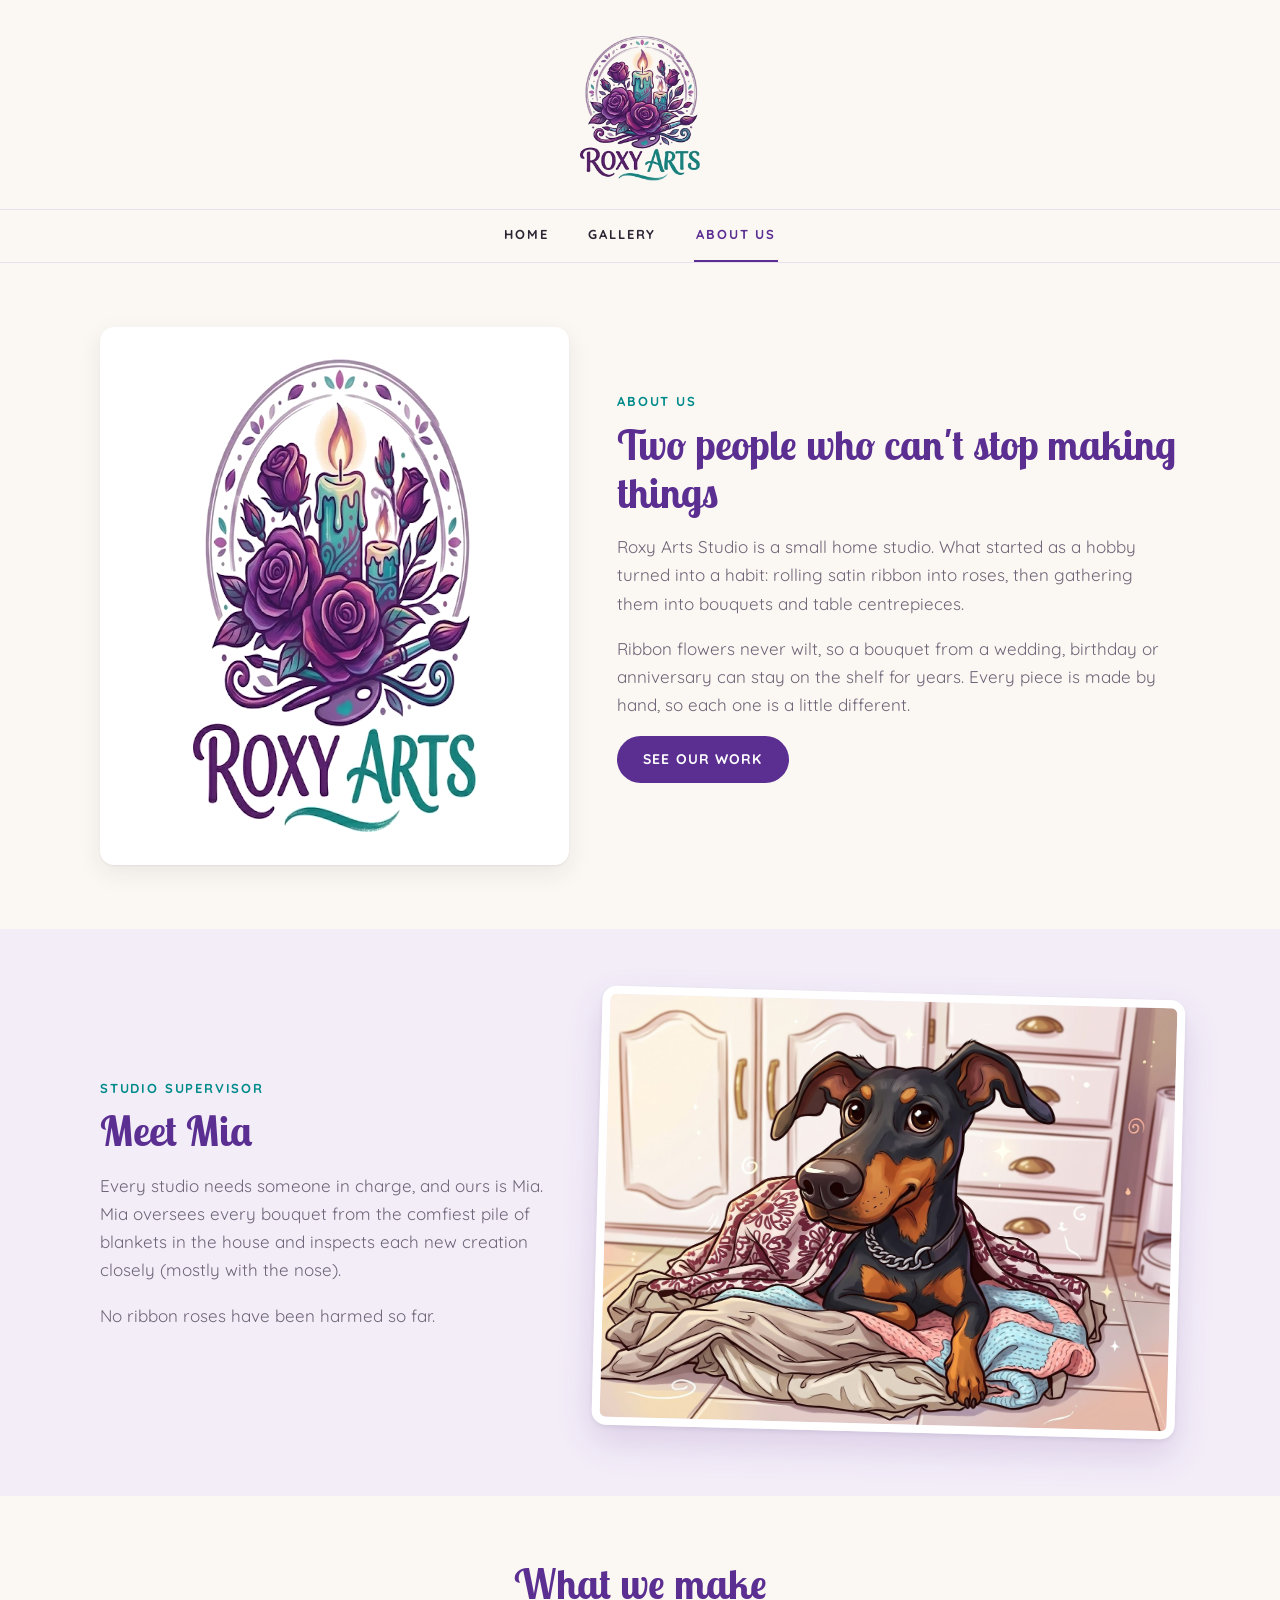
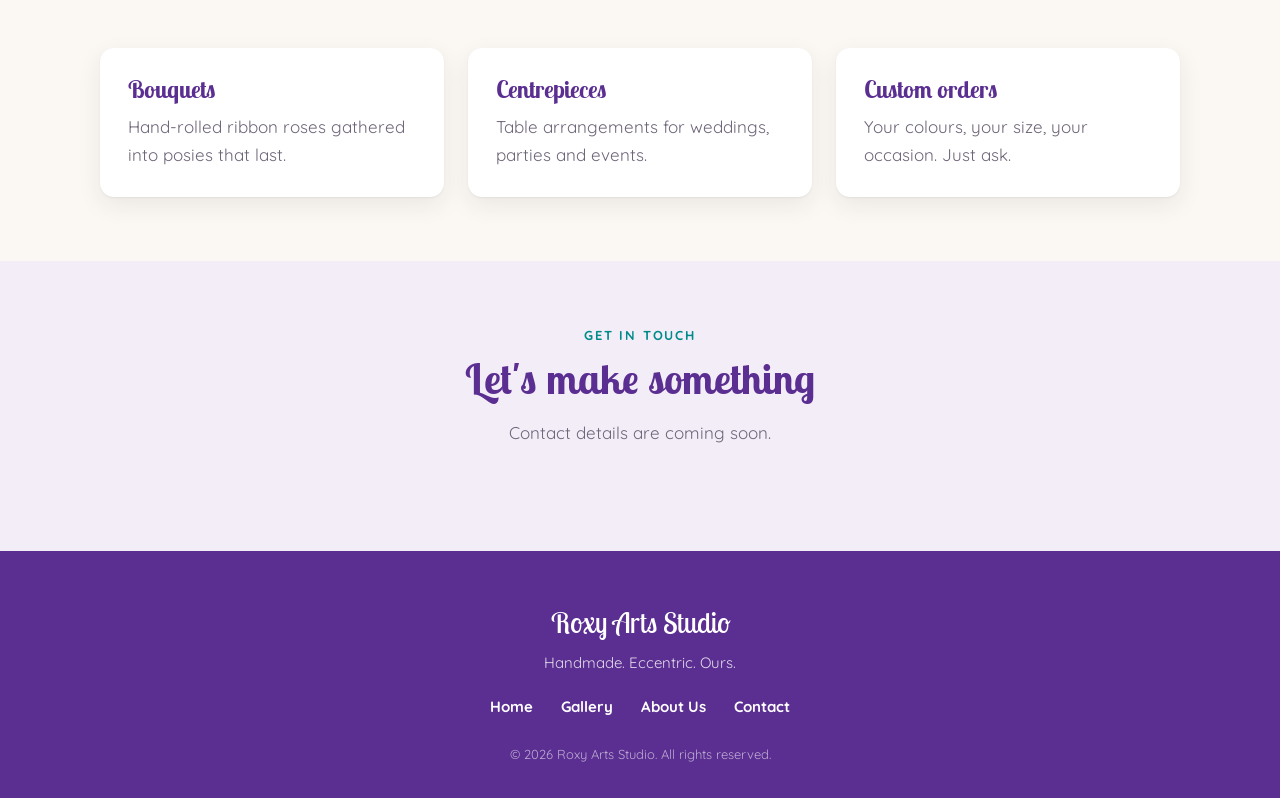
<file: about.html>
<!DOCTYPE html>
<html lang="en">
<head>
    <meta charset="UTF-8">
    <meta name="viewport" content="width=device-width, initial-scale=1.0">
    <title>About Us | Roxy Arts Studio</title>
    <meta name="description" content="Meet Roxy Arts Studio: two people who can't stop making things, creating handmade ribbon rose bouquets and centrepieces.">
    <link rel="canonical" href="https://roxyartstudio.com/about.html">

    <meta property="og:type" content="website">
    <meta property="og:site_name" content="Roxy Arts Studio">
    <meta property="og:title" content="About Us | Roxy Arts Studio">
    <meta property="og:description" content="Two people who can't stop making things, creating handmade ribbon rose bouquets and centrepieces.">
    <meta property="og:url" content="https://roxyartstudio.com/about.html">
    <meta property="og:image" content="https://roxyartstudio.com/images/share.jpg">
    <meta name="twitter:card" content="summary_large_image">

    <link rel="icon" href="/favicon.ico" sizes="any">
    <link rel="icon" href="/favicon-32.png" type="image/png">
    <link rel="apple-touch-icon" href="/apple-touch-icon.png">
    <meta name="theme-color" content="#5b2e91">

    <link rel="preconnect" href="https://fonts.googleapis.com">
    <link rel="preconnect" href="https://fonts.gstatic.com" crossorigin>
    <link href="https://fonts.googleapis.com/css2?family=Lobster+Two:wght@400;700&family=Quicksand:wght@500;700&display=swap" rel="stylesheet">
    <link rel="stylesheet" href="/styles.css?v=3">
</head>
<body>

    <header class="site-header site-header--compact">
        <a class="site-logo" href="/" aria-label="Roxy Arts Studio home">
            <img src="/images/logo.webp" alt="Roxy Arts logo" width="392" height="474">
        </a>
        <nav class="site-nav" aria-label="Main">
            <ul>
                <li><a href="/">Home</a></li>
                <li><a href="/gallery.html">Gallery</a></li>
                <li><a href="/about.html" aria-current="page">About Us</a></li>
            </ul>
        </nav>
    </header>

    <main>
        <section class="section">
            <div class="container about">
                <div class="about-img">
                    <!-- Swap this for a photo of the two of you when you have one. -->
                    <img src="/images/logo.webp" alt="Roxy Arts logo" width="392" height="474">
                </div>
                <div class="about-text">
                    <span class="eyebrow">About us</span>
                    <h2>Two people who can't stop making things</h2>
                    <p>Roxy Arts Studio is a small home studio. What started as a hobby turned into a habit: rolling satin ribbon into roses, then gathering them into bouquets and table centrepieces.</p>
                    <p>Ribbon flowers never wilt, so a bouquet from a wedding, birthday or anniversary can stay on the shelf for years. Every piece is made by hand, so each one is a little different.</p>
                    <p><a class="btn" href="/gallery.html">See our work</a></p>
                </div>
            </div>
        </section>

        <section class="section section--tint">
            <div class="container about about--reverse">
                <div class="about-text">
                    <span class="eyebrow">Studio supervisor</span>
                    <h2>Meet Mia</h2>
                    <p>Every studio needs someone in charge, and ours is Mia. Mia oversees every bouquet from the comfiest pile of blankets in the house and inspects each new creation closely (mostly with the nose).</p>
                    <p>No ribbon roses have been harmed so far.</p>
                </div>
                <div class="mia-img">
                    <img src="/images/mia-caricature.jpg" alt="Cartoon caricature of Mia, a black and tan dog, lying on a pile of colourful blankets" width="1400" height="1045" loading="lazy">
                </div>
            </div>
        </section>

        <section class="section">
            <div class="container">
                <div class="section-head">
                    <h2>What we make</h2>
                </div>
                <div class="values">
                    <div class="value">
                        <h3>Bouquets</h3>
                        <p>Hand-rolled ribbon roses gathered into posies that last.</p>
                    </div>
                    <div class="value">
                        <h3>Centrepieces</h3>
                        <p>Table arrangements for weddings, parties and events.</p>
                    </div>
                    <div class="value">
                        <h3>Custom orders</h3>
                        <p>Your colours, your size, your occasion. Just ask.</p>
                    </div>
                </div>
            </div>
        </section>

        <section class="section section--tint" id="contact">
            <div class="container section-head">
                <span class="eyebrow">Get in touch</span>
                <h2>Let's make something</h2>
                <!-- TODO: add email address and social media links here. -->
                <p>Contact details are coming soon.</p>
            </div>
        </section>
    </main>

    <footer class="site-footer">
        <div class="container">
            <div class="brand">Roxy Arts Studio</div>
            <div>Handmade. Eccentric. Ours.</div>
            <nav aria-label="Footer">
                <ul>
                    <li><a href="/">Home</a></li>
                    <li><a href="/gallery.html">Gallery</a></li>
                    <li><a href="/about.html">About Us</a></li>
                    <li><a href="/about.html#contact">Contact</a></li>
                </ul>
            </nav>
            <small>&copy; 2026 Roxy Arts Studio. All rights reserved.</small>
        </div>
    </footer>

</body>
</html>
</file>
<file: styles.css>
/* Roxy Arts Studio — shared styles */
:root {
  --purple: #5b2e91;
  --purple-dark: #452270;
  --teal: #008b8b;
  --teal-dark: #006d6d;
  --cream: #fbf7f2;
  --lavender: #f3edf8;
  --ink: #2b2433;
  --muted: #6e6578;
  --line: #e7dfee;
  --radius: 14px;
  --shadow: 0 1px 2px rgba(43, 36, 51, .06), 0 8px 24px rgba(43, 36, 51, .08);
  --shadow-lift: 0 2px 4px rgba(43, 36, 51, .08), 0 16px 36px rgba(91, 46, 145, .16);
}

*, *::before, *::after { box-sizing: border-box; }

html { -webkit-text-size-adjust: 100%; }

body {
  margin: 0;
  background: var(--cream);
  color: var(--ink);
  font-family: 'Quicksand', system-ui, sans-serif;
  font-size: 17px;
  line-height: 1.65;
  -webkit-font-smoothing: antialiased;
}

img { max-width: 100%; display: block; }

a { color: var(--teal); }
a:hover { color: var(--teal-dark); }

:focus-visible { outline: 3px solid var(--teal); outline-offset: 3px; border-radius: 4px; }

.container { max-width: 1120px; margin: 0 auto; padding: 0 20px; }

/* ---------- Header ---------- */
.site-header { text-align: center; padding: 36px 0 0; }

.site-logo { display: inline-block; }
.site-logo img { width: 200px; height: auto; margin: 0 auto; }
.site-header--compact .site-logo img { width: 120px; }

.site-nav {
  margin-top: 20px;
  border-top: 1px solid var(--line);
  border-bottom: 1px solid var(--line);
}
.site-nav ul {
  list-style: none; margin: 0; padding: 0;
  display: flex; justify-content: center; flex-wrap: wrap; gap: 4px 36px;
}
.site-nav a {
  display: inline-block; padding: 14px 2px;
  color: var(--ink); text-decoration: none;
  font-weight: 700; font-size: 13px; letter-spacing: .14em; text-transform: uppercase;
  border-bottom: 2px solid transparent;
  transition: color .2s, border-color .2s;
}
.site-nav a:hover { color: var(--teal); }
.site-nav a[aria-current="page"] { color: var(--purple); border-bottom-color: var(--purple); }

/* ---------- Type ---------- */
h1, h2, h3 {
  font-family: 'Lobster Two', Georgia, serif;
  color: var(--purple);
  font-weight: 700;
  line-height: 1.15;
  margin: 0 0 .4em;
}

.hero { text-align: center; padding: 64px 0 56px; }
.hero h1 { font-size: clamp(2.4rem, 6vw, 4rem); }
.hero p { max-width: 560px; margin: 0 auto; color: var(--muted); font-size: 1.15rem; }

/* Home hero: faded bouquet behind the headline */
.hero--bouquet {
  position: relative; isolation: isolate;
  min-height: 480px; padding: 40px 20px;
  display: flex; flex-direction: column; justify-content: center; align-items: center;
}
.hero--bouquet::before {
  content: ""; position: absolute; z-index: -1;
  left: 50%; top: 50%; width: min(440px, 92vw); aspect-ratio: 1 / 1;
  transform: translate(-50%, -50%);
  background: url("/images/bouquet-circle.webp") center / contain no-repeat;
  opacity: .22;
}
.hero--bouquet p { color: var(--ink); }

.eyebrow {
  display: block; margin-bottom: 8px;
  color: var(--teal); font-weight: 700; font-size: 13px; letter-spacing: .14em; text-transform: uppercase;
}

.section { padding: 64px 0; }
.section--tint { background: var(--lavender); }
.section-head { text-align: center; margin-bottom: 40px; }
.section-head h2 { font-size: clamp(2rem, 4vw, 2.6rem); }
.section-head p { color: var(--muted); margin: 0 auto; max-width: 560px; }

/* ---------- Buttons ---------- */
.btn {
  display: inline-block; padding: 12px 26px; border-radius: 999px;
  background: var(--purple); color: #fff; text-decoration: none;
  font-weight: 700; font-size: 14px; letter-spacing: .08em; text-transform: uppercase;
  transition: background .2s, transform .2s;
}
.btn:hover { background: var(--purple-dark); color: #fff; transform: translateY(-1px); }
.btn--ghost { background: transparent; color: var(--purple); box-shadow: inset 0 0 0 2px var(--purple); }
.btn--ghost:hover { background: var(--purple); }

.center { text-align: center; }
.mt { margin-top: 40px; }

/* ---------- Artwork cards ---------- */
.grid {
  display: grid; gap: 28px;
  grid-template-columns: repeat(auto-fill, minmax(280px, 1fr));
}

.card {
  background: #fff; border-radius: var(--radius); overflow: hidden;
  box-shadow: var(--shadow);
  transition: transform .25s ease, box-shadow .25s ease;
  display: flex; flex-direction: column;
}
.card:hover { transform: translateY(-4px); box-shadow: var(--shadow-lift); }

.card-media {
  display: block; width: 100%; padding: 0; border: 0; cursor: zoom-in;
  aspect-ratio: 1 / 1; overflow: hidden; background: var(--lavender);
}
.card-media img { width: 100%; height: 100%; object-fit: cover; transition: transform .5s ease; }
.card:hover .card-media img { transform: scale(1.04); }

.card-body { padding: 20px 22px 24px; }
.card-body h3 { font-size: 1.6rem; margin-bottom: .2em; }
.card-body p { margin: 0; color: var(--muted); font-size: .98rem; }
.card-tag {
  display: inline-block; margin-top: 12px; padding: 3px 12px; border-radius: 999px;
  background: var(--lavender); color: var(--purple);
  font-size: 12px; font-weight: 700; letter-spacing: .08em; text-transform: uppercase;
}

/* "Made to order" call-out card */
.card--cta {
  background: linear-gradient(160deg, var(--purple) 0%, #7a3fb5 55%, var(--teal) 130%);
  color: #fff; justify-content: center; text-align: center; padding: 40px 28px;
  min-height: 100%;
}
.card--cta h3 { color: #fff; font-size: 2rem; }
.card--cta p { color: rgba(255, 255, 255, .88); margin: 0 0 24px; }
.card--cta .btn { background: #fff; color: var(--purple); }
.card--cta .btn:hover { background: var(--cream); color: var(--purple-dark); }

/* ---------- About ---------- */
.about { display: grid; gap: 48px; align-items: center; grid-template-columns: 1fr; }
@media (min-width: 820px) { .about { grid-template-columns: 1fr 1.2fr; } }
.about-img { background: #fff; border-radius: var(--radius); box-shadow: var(--shadow); padding: 32px; }
.about-img img { width: 70%; margin: 0 auto; }
.about-text h2 { font-size: clamp(2rem, 4vw, 2.6rem); }
.about-text p { color: var(--muted); }

@media (min-width: 820px) { .about--reverse { grid-template-columns: 1fr 1.3fr; } }
.mia-img img {
  width: 100%; height: auto; border-radius: var(--radius);
  box-shadow: var(--shadow-lift); border: 8px solid #fff;
  transform: rotate(1.5deg);
}
@media (max-width: 819px) { .about--reverse .mia-img { order: -1; } }

.values { display: grid; gap: 24px; grid-template-columns: repeat(auto-fit, minmax(220px, 1fr)); }
.value { background: #fff; border-radius: var(--radius); padding: 28px; box-shadow: var(--shadow); }
.value h3 { font-size: 1.5rem; }
.value p { margin: 0; color: var(--muted); }

/* ---------- Footer ---------- */
.site-footer {
  background: var(--purple); color: rgba(255, 255, 255, .82);
  padding: 48px 0 32px; text-align: center; font-size: 15px;
}
.site-footer .brand { font-family: 'Lobster Two', Georgia, serif; font-size: 1.8rem; color: #fff; margin-bottom: 4px; }
.site-footer nav ul {
  list-style: none; margin: 20px 0; padding: 0;
  display: flex; justify-content: center; flex-wrap: wrap; gap: 8px 28px;
}
.site-footer a { color: #fff; text-decoration: none; font-weight: 700; }
.site-footer a:hover { color: #bff0ef; text-decoration: underline; }
.site-footer small { display: block; margin-top: 24px; color: rgba(255, 255, 255, .6); font-size: 13px; }

/* ---------- Lightbox ---------- */
.lightbox {
  position: fixed; inset: 0; z-index: 1000;
  display: none; align-items: center; justify-content: center; flex-direction: column;
  background: rgba(20, 14, 28, .92); padding: 24px; cursor: zoom-out;
}
.lightbox.is-open { display: flex; }
.lightbox img { max-width: min(92vw, 1100px); max-height: 82vh; border-radius: 10px; box-shadow: 0 20px 60px rgba(0, 0, 0, .5); }
.lightbox-caption { color: #fff; margin-top: 14px; font-family: 'Lobster Two', Georgia, serif; font-size: 1.4rem; }
.lightbox-close {
  position: absolute; top: 16px; right: 20px;
  width: 44px; height: 44px; border-radius: 50%; border: 0; cursor: pointer;
  background: rgba(255, 255, 255, .15); color: #fff; font-size: 26px; line-height: 1;
}
.lightbox-close:hover { background: rgba(255, 255, 255, .3); }

@media (max-width: 600px) {
  body { font-size: 16px; }
  .site-logo img { width: 160px; }
  .site-nav ul { gap: 0 22px; }
  .hero { padding: 44px 0 36px; }
  .section { padding: 48px 0; }
}

@media (prefers-reduced-motion: reduce) {
  *, *::before, *::after { transition: none !important; }
}
</file>
